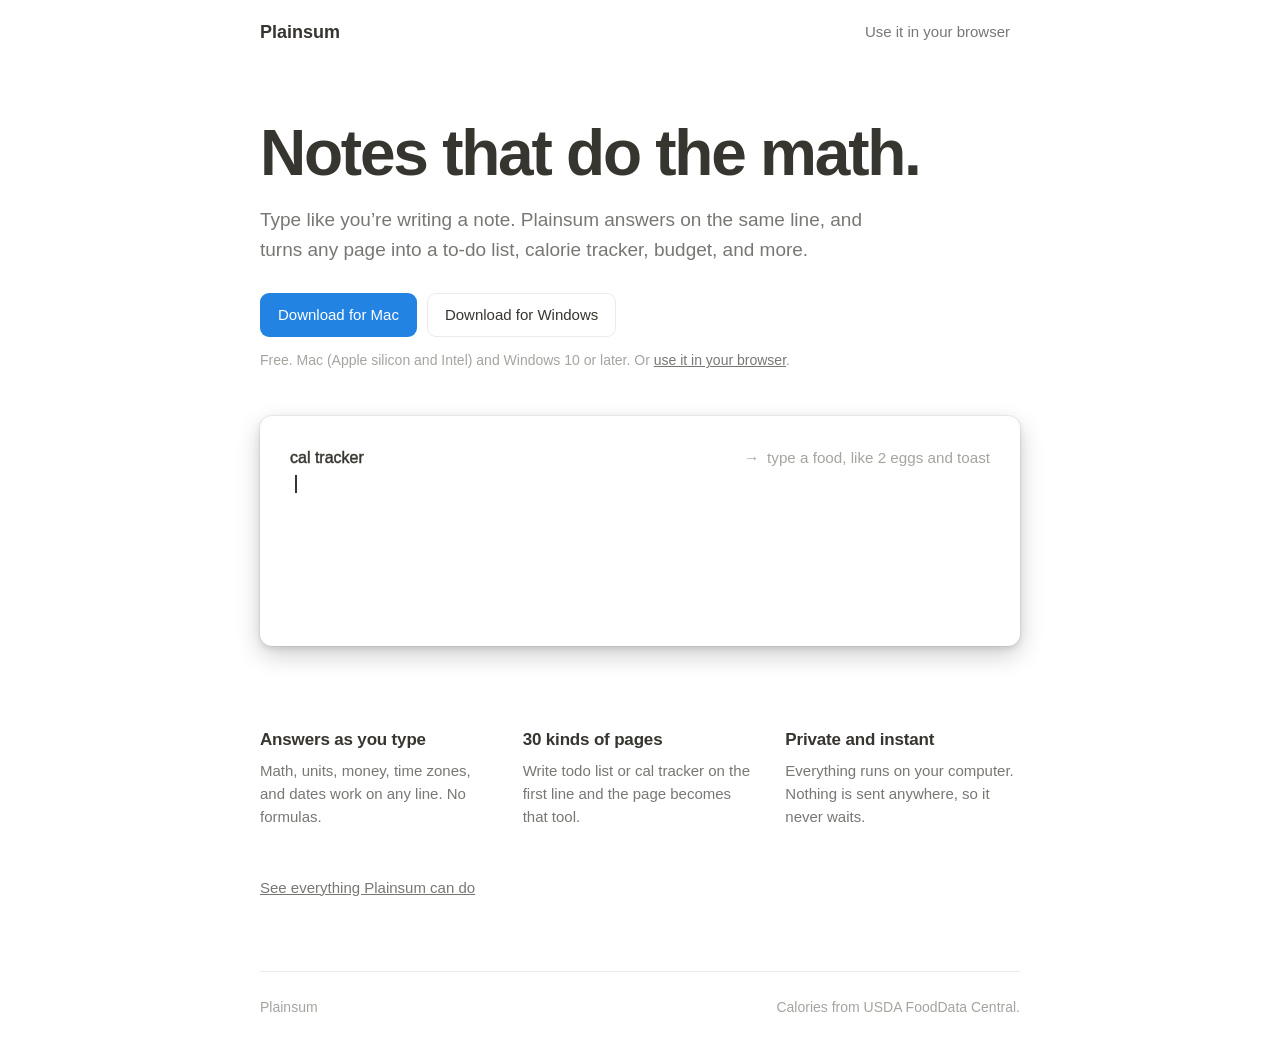
<file: docs/index.html>
<!doctype html>
<html lang="en">
  <head>
    <meta charset="UTF-8" />
    <meta name="viewport" content="width=device-width, initial-scale=1.0" />
    <meta name="color-scheme" content="light dark" />
    <meta name="description" content="Plainsum is a notes app that does the math as you type. Free for Mac and Windows." />
    <link rel="icon" type="image/svg+xml" href="./favicon.svg" />
    <title>Plainsum</title>
    <script type="module" crossorigin src="./assets/main-DBumY7Mg.js"></script>
    <link rel="modulepreload" crossorigin href="./assets/chart-mErwlyWH.js">
    <link rel="stylesheet" crossorigin href="./assets/chart-DGeclWPW.css">
    <link rel="stylesheet" crossorigin href="./assets/main-rahe6Ue0.css">
  </head>
  <body>
    <header class="top">
      <a class="brand" href="./">Plainsum</a>
      <a class="top-link" href="./app.html?start" data-web>Use it in your browser</a>
    </header>

    <main>
      <section class="hero">
        <h1>Notes that do the math.</h1>
        <p class="lede">Type like you’re writing a note. Plainsum answers on the same line, and turns any page into a to-do list, calorie tracker, budget, and more.</p>

        <div class="get" data-web>
          <a class="btn primary" id="dl-primary" href="https://github.com/nosliwgroup/plainsum/releases/latest/download/Plainsum-mac.dmg" download>Download for Mac</a>
          <a class="btn" id="dl-secondary" href="https://github.com/nosliwgroup/plainsum/releases/latest/download/Plainsum-windows-setup.exe" download>Download for Windows</a>
        </div>
        <div class="get" data-desktop hidden>
          <a class="btn primary" href="./app.html">Open Plainsum</a>
        </div>
        <p class="fine" data-web>Free. Mac (Apple silicon and Intel) and Windows 10 or later. Or <a href="./app.html?start">use it in your browser</a>.</p>

        <div class="demo" id="demo" aria-label="Plainsum typing a page by itself"></div>
      </section>

      <section class="points">
        <div>
          <h2>Answers as you type</h2>
          <p>Math, units, money, time zones, and dates work on any line. No formulas.</p>
        </div>
        <div>
          <h2><span class="n-pages">30</span> kinds of pages</h2>
          <p>Write todo list or cal tracker on the first line and the page becomes that tool.</p>
        </div>
        <div>
          <h2>Private and instant</h2>
          <p>Everything runs on your computer. Nothing is sent anywhere, so it never waits.</p>
        </div>
      </section>

      <p class="more"><a href="./tour.html">See everything Plainsum can do</a></p>
    </main>

    <footer class="foot">
      <span>Plainsum</span>
      <span class="fine">Calories from USDA FoodData Central.</span>
    </footer>

  </body>
</html>
</file>
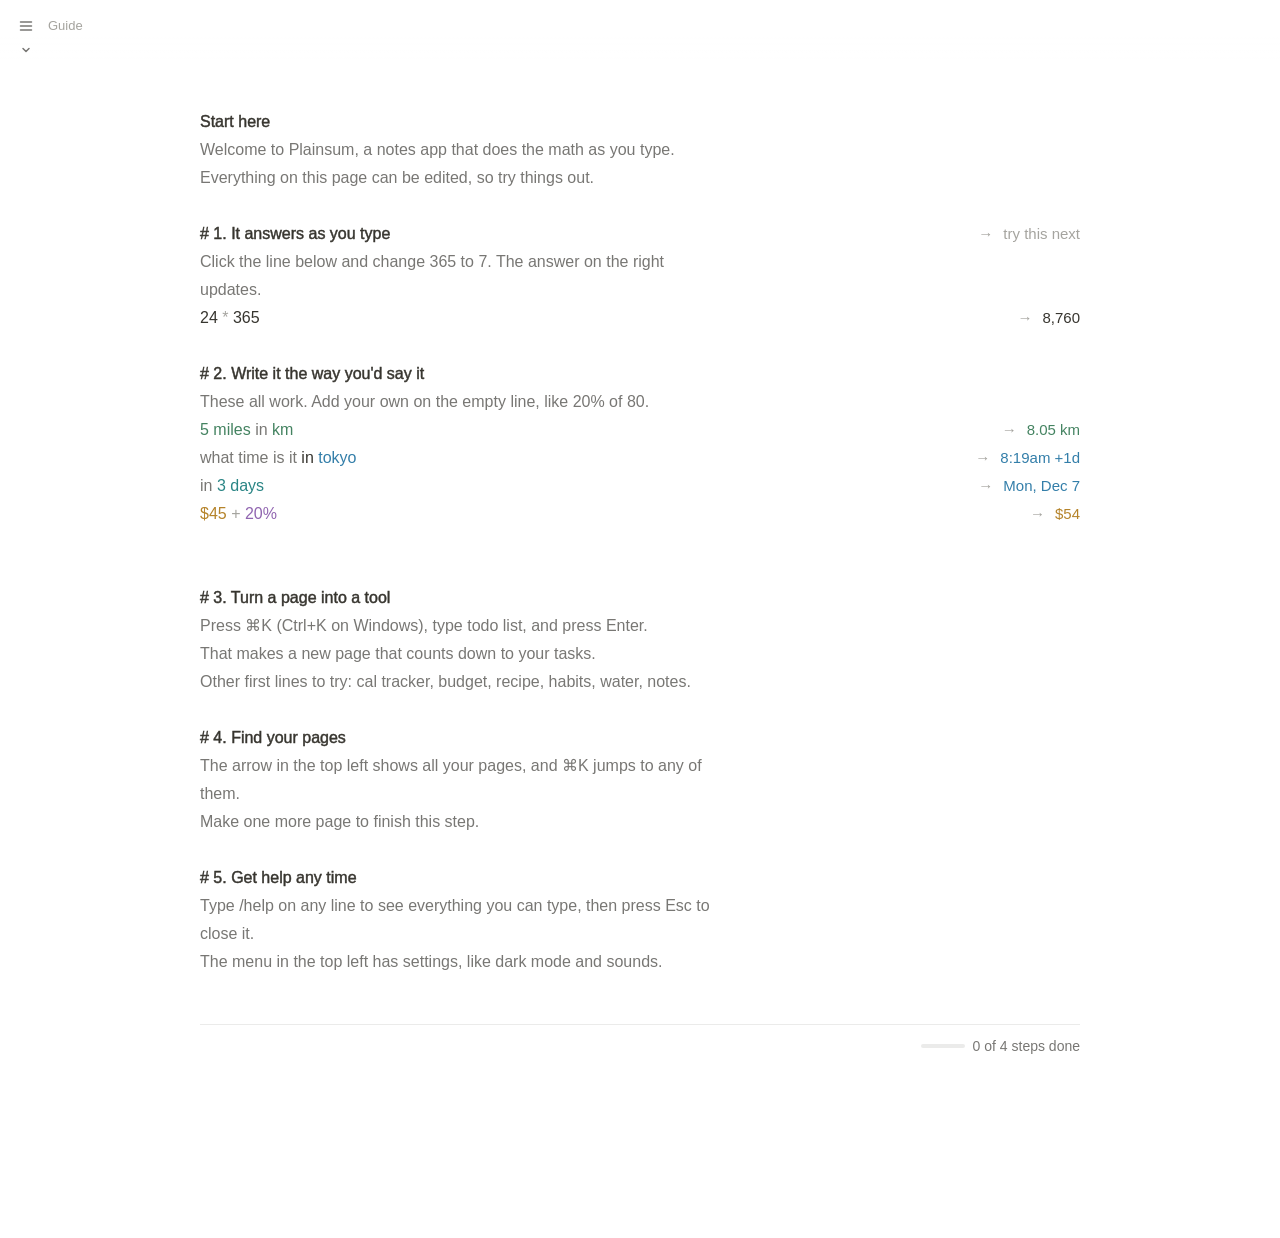
<file: docs/app.html>
<!doctype html>
<html lang="en">
  <head>
    <meta charset="UTF-8" />
    <meta name="viewport" content="width=device-width, initial-scale=1.0" />
    <meta name="color-scheme" content="light dark" />
    <link rel="icon" type="image/svg+xml" href="./favicon.svg" />
    <title>Plainsum</title>
    <script type="module" crossorigin src="./assets/app-C4QL9CMc.js"></script>
    <link rel="modulepreload" crossorigin href="./assets/chart-mErwlyWH.js">
    <link rel="stylesheet" crossorigin href="./assets/chart-DGeclWPW.css">
    <link rel="stylesheet" crossorigin href="./assets/app-ByMdk3MJ.css">
  </head>
  <body>
    <div id="app"></div>
  </body>
</html>
</file>
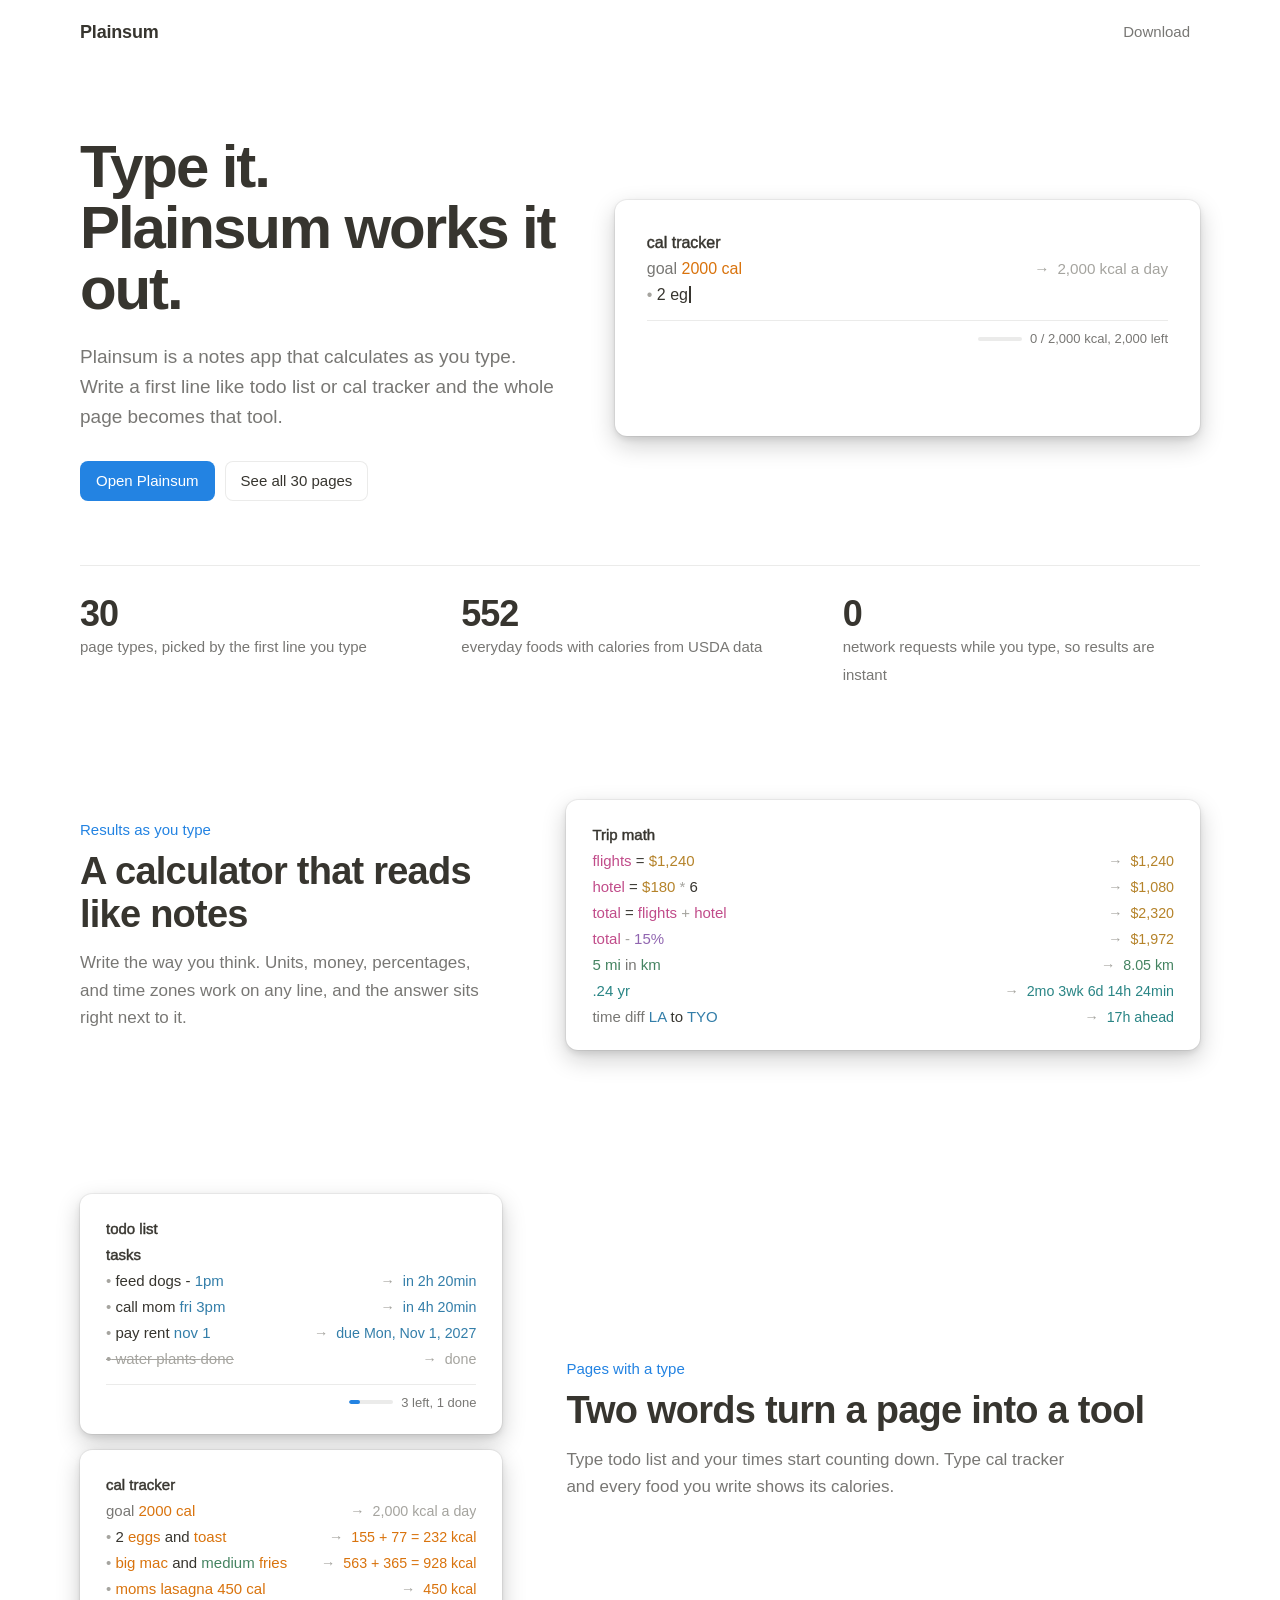
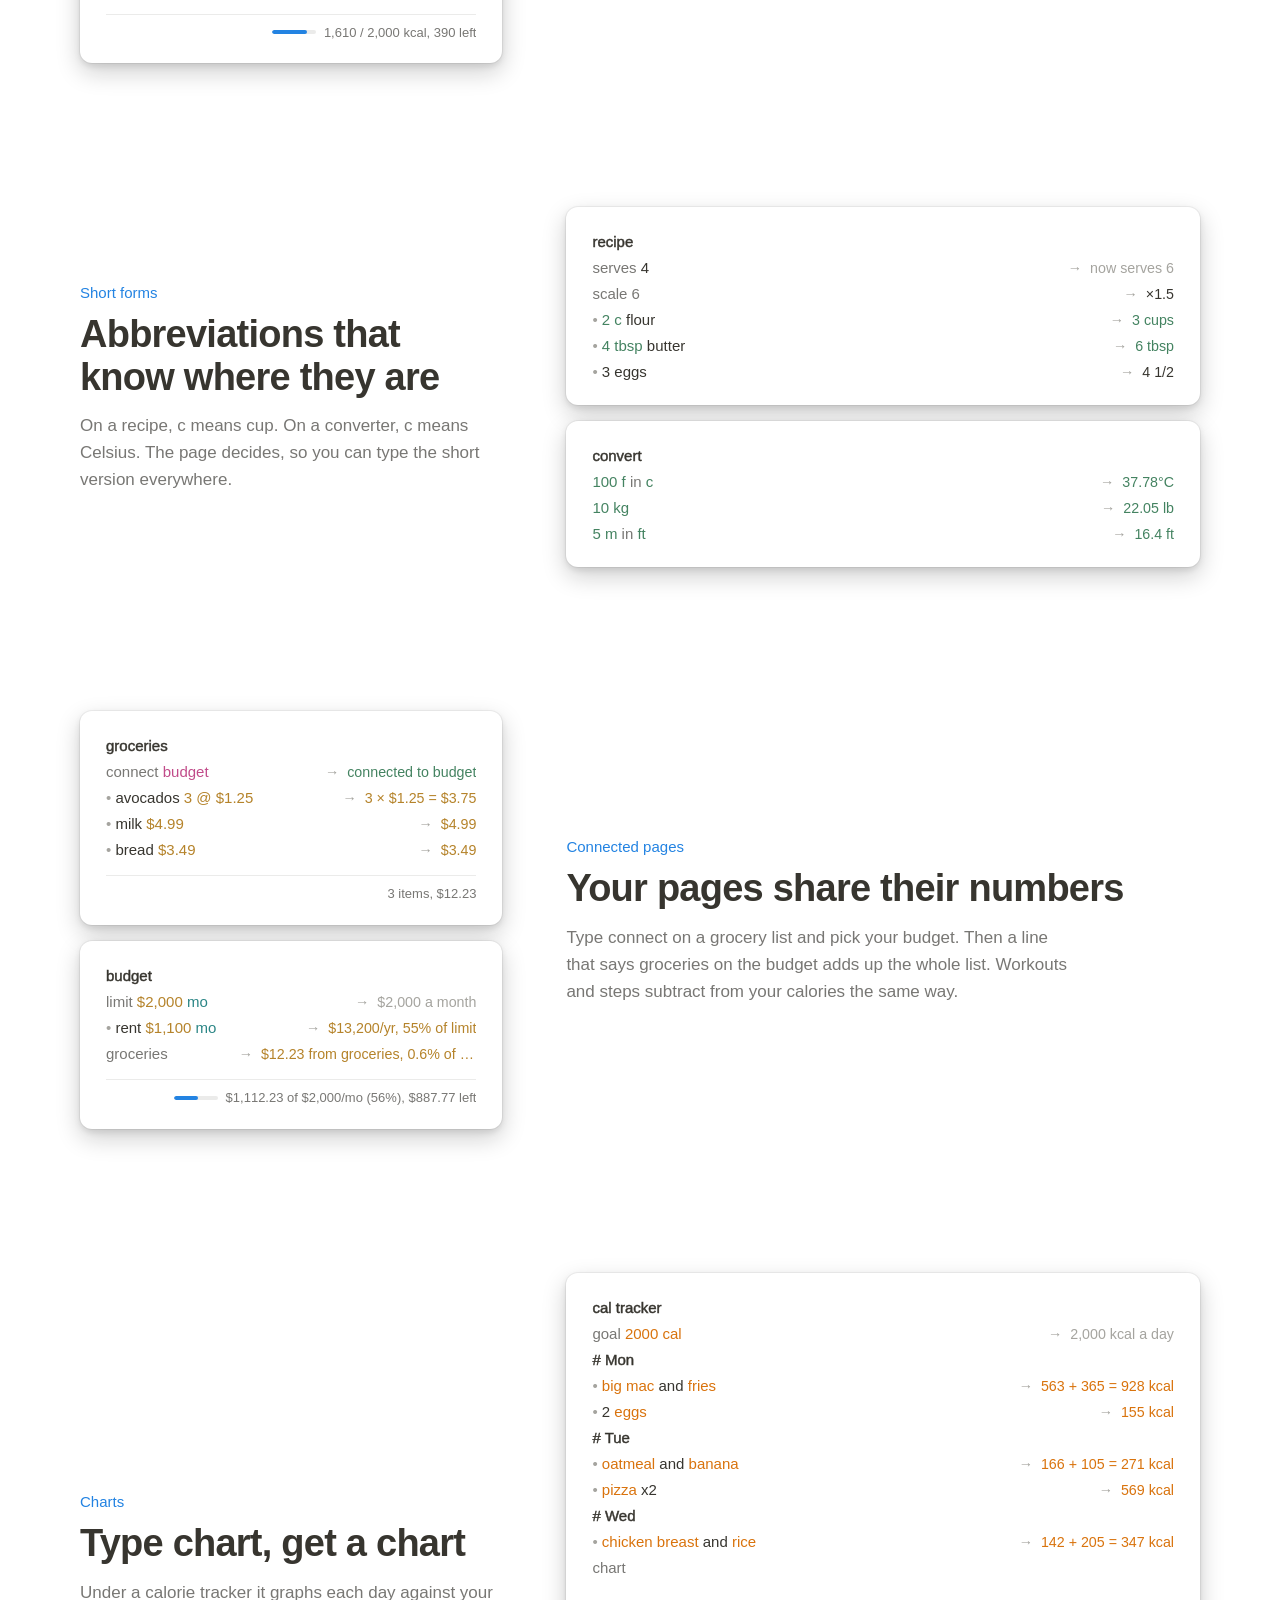
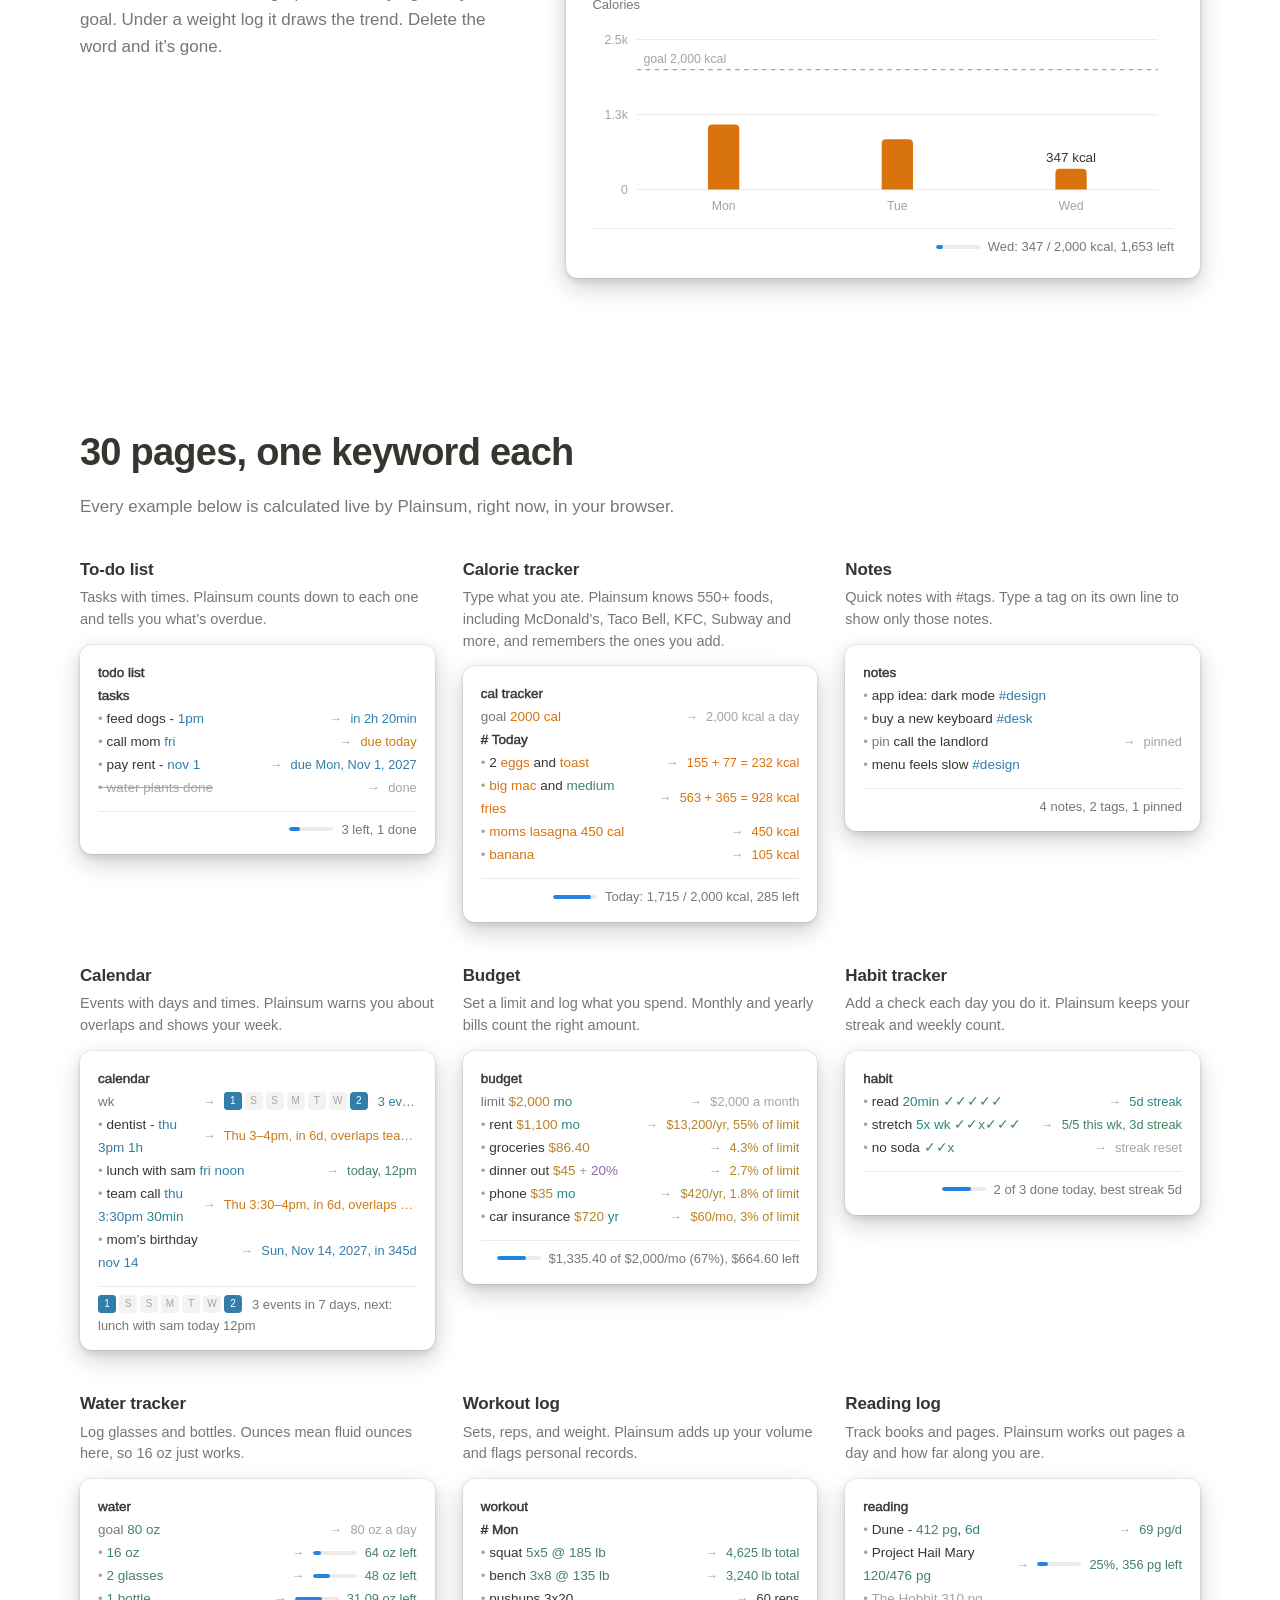
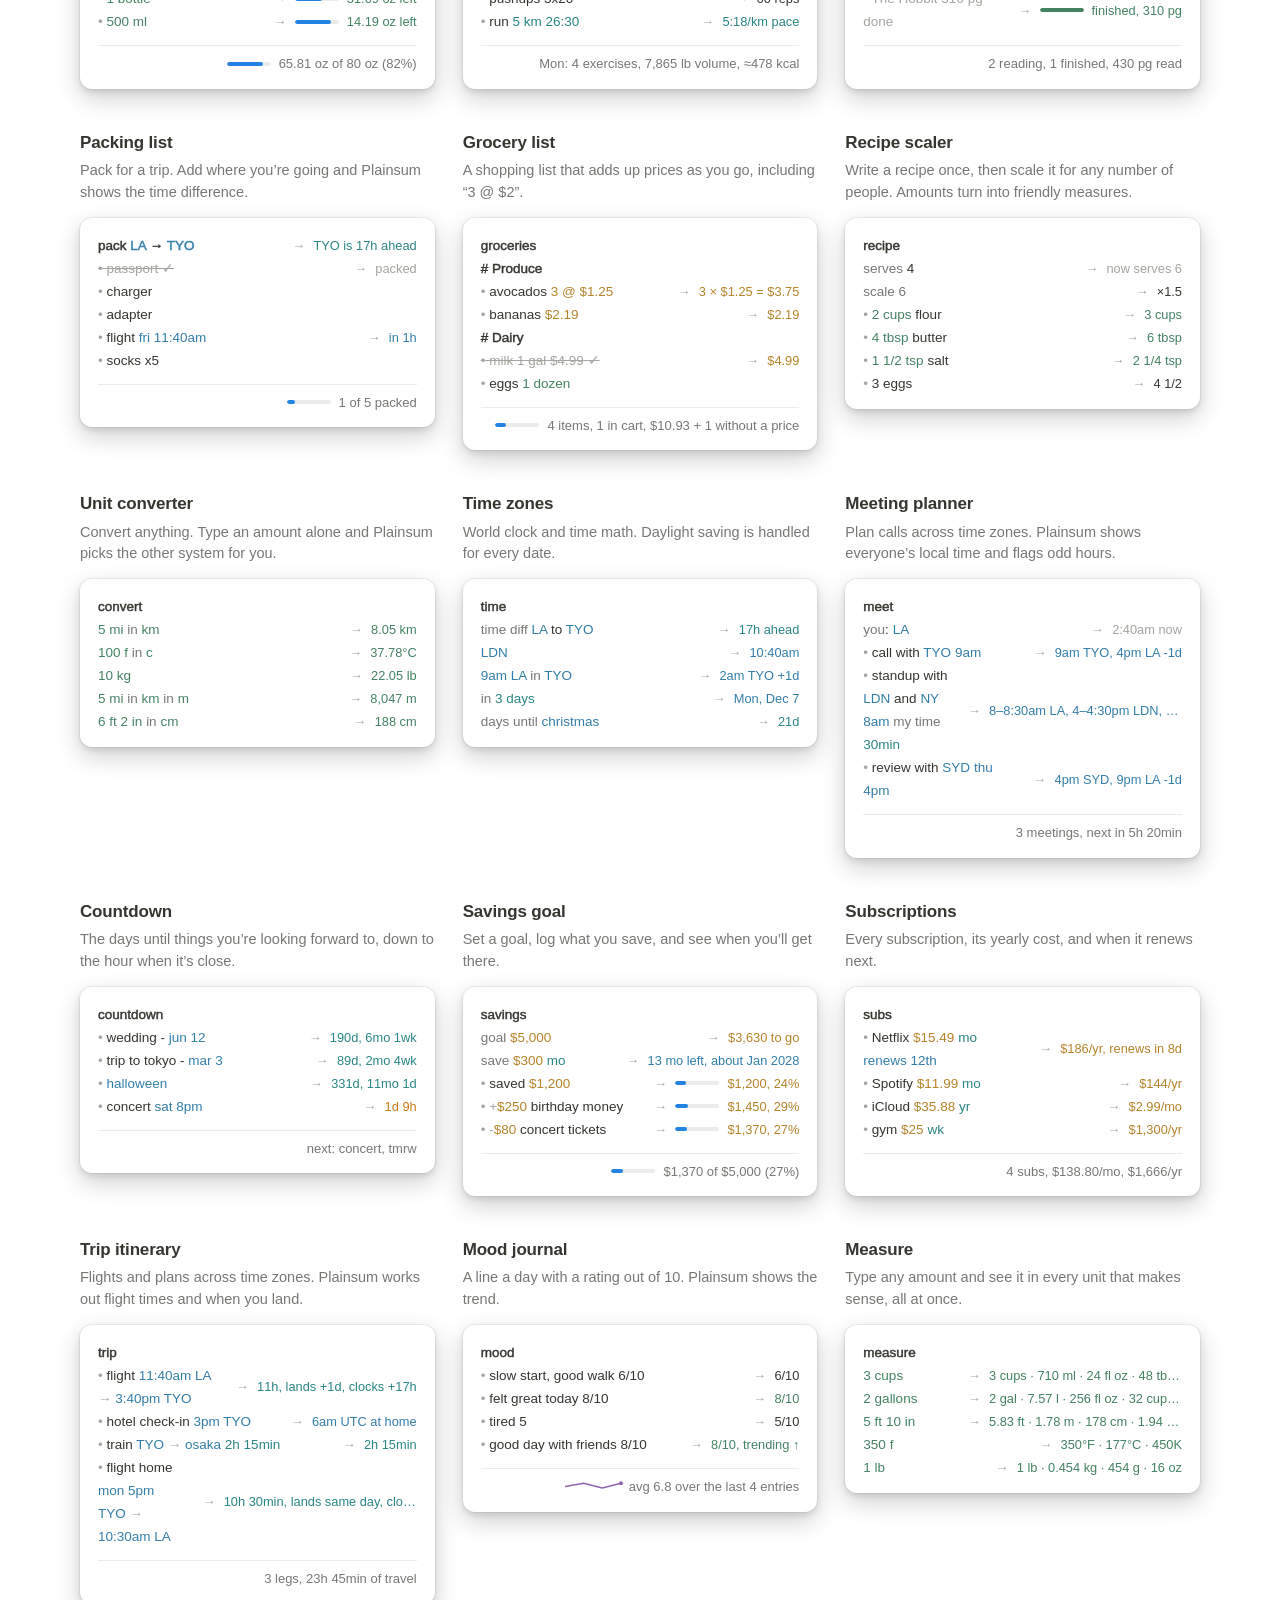
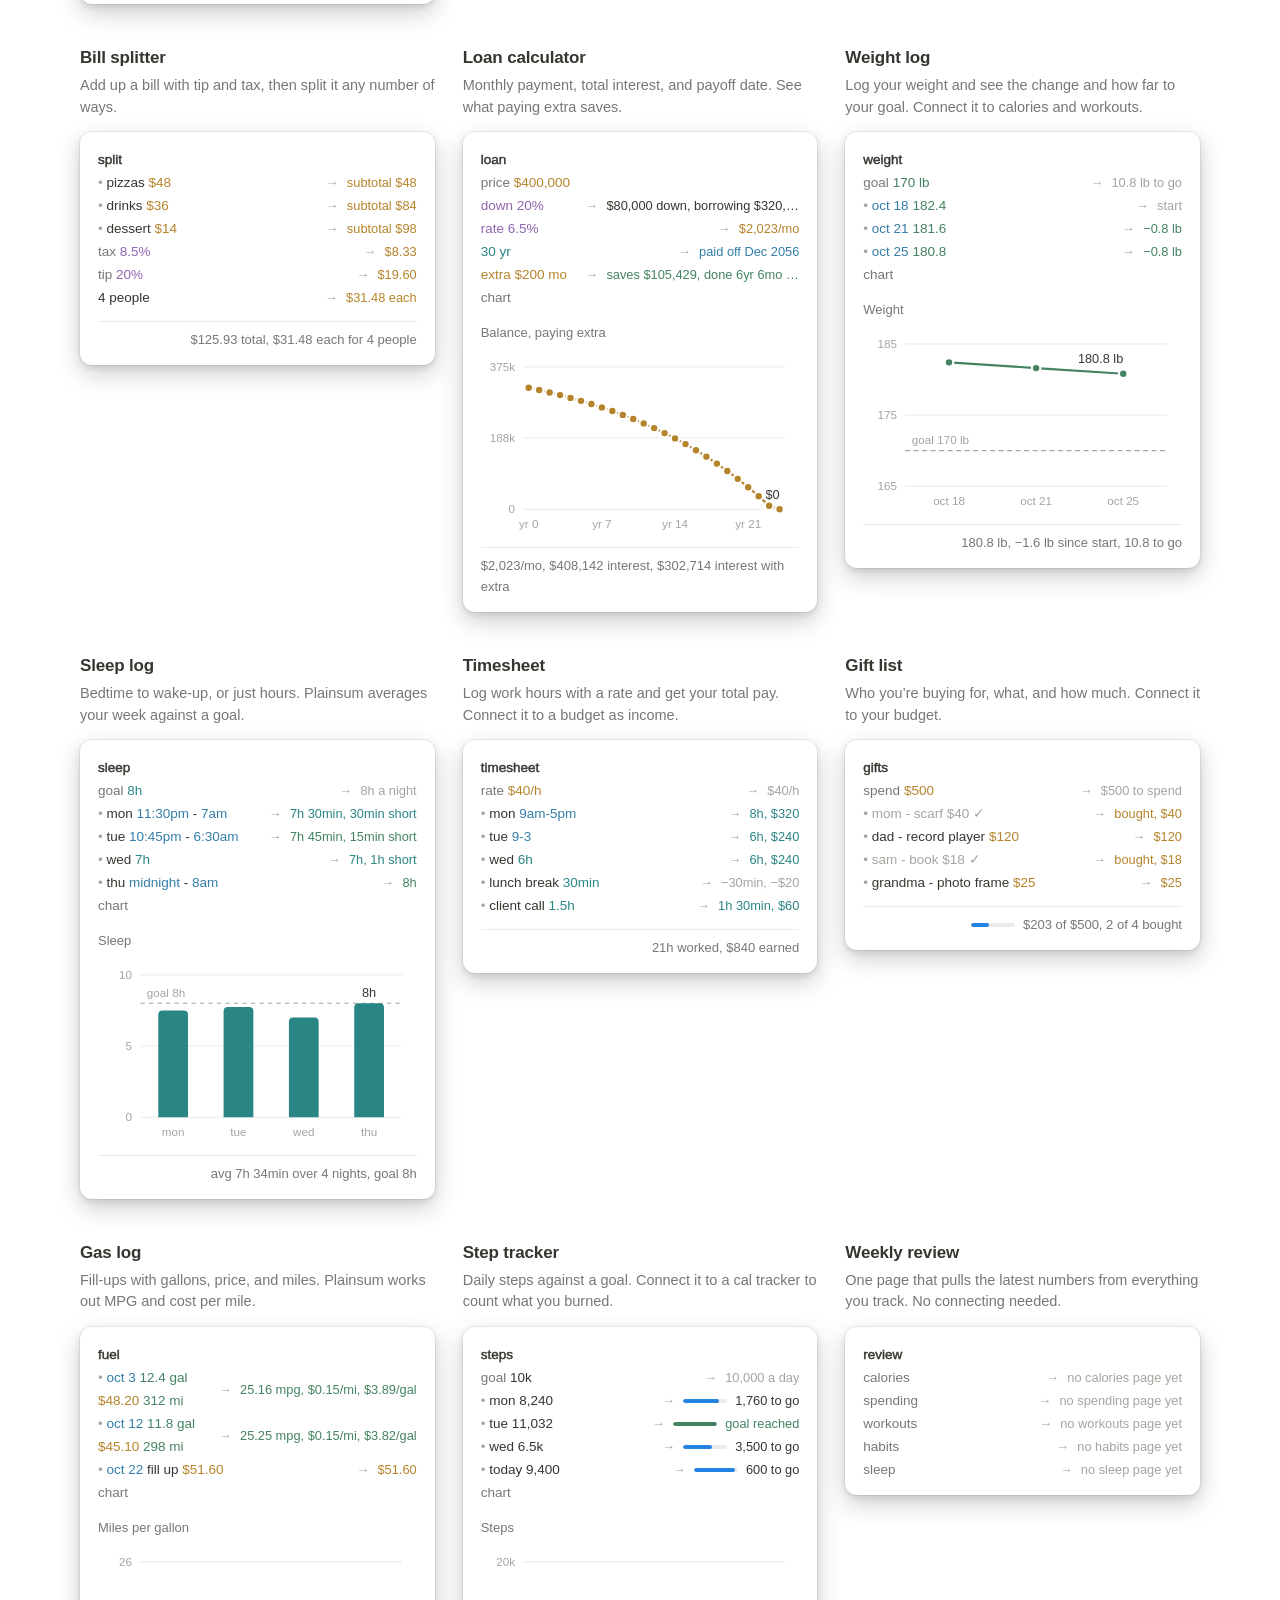
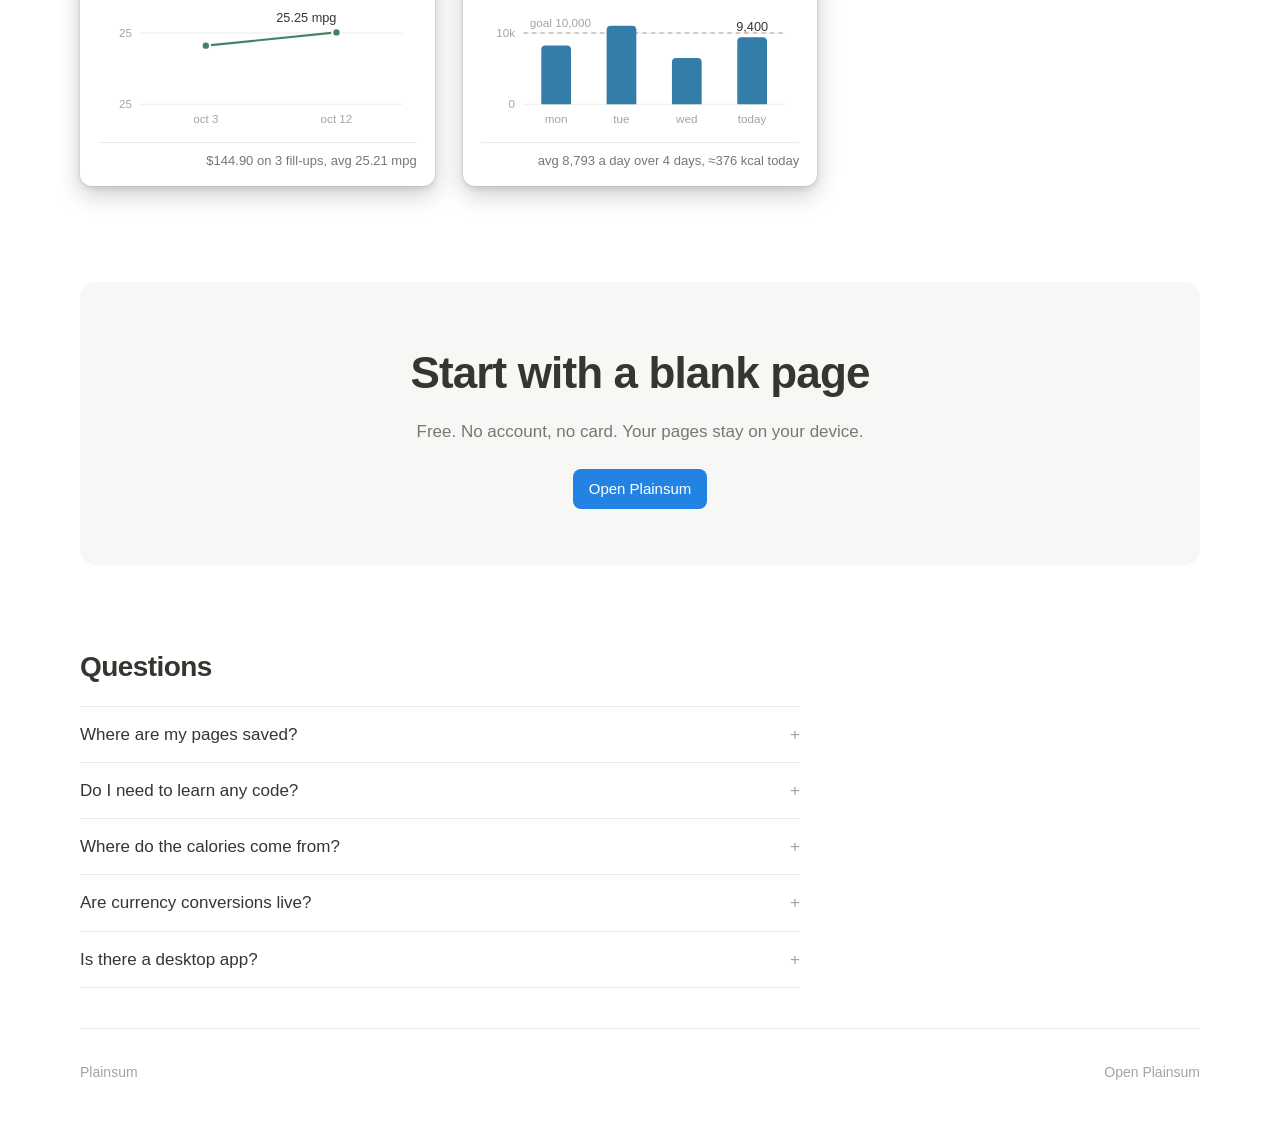
<file: docs/tour.html>
<!doctype html>
<html lang="en">
  <head>
    <meta charset="UTF-8" />
    <meta name="viewport" content="width=device-width, initial-scale=1.0" />
    <meta name="color-scheme" content="light dark" />
    <meta name="description" content="Plainsum is a notes app that calculates as you type. Units, money, time zones, calories, and 21 page types, all instant and on your device." />
    <link rel="icon" type="image/svg+xml" href="./favicon.svg" />
    <title>Plainsum</title>
    <script type="module" crossorigin src="./assets/tour-CHLx6l_O.js"></script>
    <link rel="modulepreload" crossorigin href="./assets/chart-mErwlyWH.js">
    <link rel="stylesheet" crossorigin href="./assets/chart-DGeclWPW.css">
    <link rel="stylesheet" crossorigin href="./assets/tour-Dqu0LnJe.css">
  </head>
  <body>
    <header class="top">
      <a class="brand" href="./">Plainsum</a>
      <a class="top-link" href="./">Download</a>
    </header>

    <main>
      <section class="hero">
        <div class="hero-copy">
          <h1>Type it.<br />Plainsum works it out.</h1>
          <p class="lede">Plainsum is a notes app that calculates as you type. Write a first line like todo list or cal tracker and the whole page becomes that tool.</p>
          <div class="ctas">
            <a class="btn primary" href="./app.html?start">Open Plainsum</a>
            <a class="btn" href="#pages"><span>See all <span class="n-pages">29</span> pages</span></a>
          </div>
        </div>
        <div class="demo hero-demo" id="hero-demo" aria-label="Plainsum typing a page by itself"></div>
      </section>

      <section class="facts" aria-label="What’s inside">
        <div><b id="fact-pages">21</b><span>page types, picked by the first line you type</span></div>
        <div><b id="fact-foods">203</b><span>everyday foods with calories from USDA data</span></div>
        <div><b>0</b><span>network requests while you type, so results are instant</span></div>
      </section>

      <section class="feature">
        <div class="f-copy">
          <p class="f-label">Results as you type</p>
          <h2>A calculator that reads like notes</h2>
          <p>Write the way you think. Units, money, percentages, and time zones work on any line, and the answer sits right next to it.</p>
        </div>
        <div class="demo" data-demo="math"></div>
      </section>

      <section class="feature flip">
        <div class="f-copy">
          <p class="f-label">Pages with a type</p>
          <h2>Two words turn a page into a tool</h2>
          <p>Type todo list and your times start counting down. Type cal tracker and every food you write shows its calories.</p>
        </div>
        <div class="demo-stack">
          <div class="demo" data-demo="todo"></div>
          <div class="demo" data-demo="cals"></div>
        </div>
      </section>

      <section class="feature">
        <div class="f-copy">
          <p class="f-label">Short forms</p>
          <h2>Abbreviations that know where they are</h2>
          <p>On a recipe, c means cup. On a converter, c means Celsius. The page decides, so you can type the short version everywhere.</p>
        </div>
        <div class="demo-stack">
          <div class="demo" data-demo="recipe"></div>
          <div class="demo" data-demo="convert"></div>
        </div>
      </section>

      <section class="feature flip">
        <div class="f-copy">
          <p class="f-label">Connected pages</p>
          <h2>Your pages share their numbers</h2>
          <p>Type connect on a grocery list and pick your budget. Then a line that says groceries on the budget adds up the whole list. Workouts and steps subtract from your calories the same way.</p>
        </div>
        <div class="demo-stack">
          <div class="demo" data-demo="linkGroceries"></div>
          <div class="demo" data-demo="linkBudget"></div>
        </div>
      </section>

      <section class="feature">
        <div class="f-copy">
          <p class="f-label">Charts</p>
          <h2>Type chart, get a chart</h2>
          <p>Under a calorie tracker it graphs each day against your goal. Under a weight log it draws the trend. Delete the word and it’s gone.</p>
        </div>
        <div class="demo" data-demo="chart"></div>
      </section>

      <section class="gallery" id="pages">
        <h2><span class="n-pages">29</span> pages, one keyword each</h2>
        <p class="g-lede">Every example below is calculated live by Plainsum, right now, in your browser.</p>
        <div class="g-grid" id="gallery"></div>
      </section>

      <section class="cta-band">
        <h2>Start with a blank page</h2>
        <p>Free. No account, no card. Your pages stay on your device.</p>
        <a class="btn primary" href="./app.html?start">Open Plainsum</a>
      </section>

      <section class="faq">
        <h2>Questions</h2>
        <details>
          <summary>Where are my pages saved?</summary>
          <p>In your browser on this device. Nothing is sent anywhere, which is also why results show up instantly.</p>
        </details>
        <details>
          <summary>Do I need to learn any code?</summary>
          <p>No. You type the way you’d write a note. Type /help on any line to see every page type, command, and abbreviation.</p>
        </details>
        <details>
          <summary>Where do the calories come from?</summary>
          <p>From USDA FoodData Central (SR Legacy, 2018), which includes some fast-food items. For anything missing, type the calories once, like shake shack burger 530 cal, and Plainsum remembers it.</p>
        </details>
        <details>
          <summary>Are currency conversions live?</summary>
          <p>No. Plainsum uses fixed, approximate rates and marks those answers with ≈. Set your own with a line like 1 eur = 1.10 usd.</p>
        </details>
        <details>
          <summary>Is there a desktop app?</summary>
          <p>Not yet. Plainsum runs in your browser for now.</p>
        </details>
      </section>
    </main>

    <footer class="foot">
      <span>Plainsum</span>
      <a href="./app.html?start">Open Plainsum</a>
    </footer>

  </body>
</html>
</file>
<file: docs/assets/chart-DGeclWPW.css>
:root{--font:ui-sans-serif, -apple-system, BlinkMacSystemFont, "Segoe UI Variable Text", "Segoe UI", Helvetica, Arial, sans-serif;--font-mono:ui-monospace, "SF Mono", SFMono-Regular, Menlo, Consolas, monospace;--bg:#fff;--bg-soft:#f7f7f5;--ink:#37352f;--ink-2:#787774;--ink-3:#a5a49f;--line:#ebebea;--hover:#37352f0f;--press:#37352f1a;--select:#2383e238;--focus:#2383e28c;--shadow:0 0 0 1px #0f0f0f0d, 0 3px 6px #0f0f0f1a, 0 9px 24px #0f0f0f33;--c-time:#337ea9;--c-unit:#448361;--c-money:#b5832a;--c-pct:#9065b0;--c-cal:#d9730d;--c-dur:#2a8585;--c-var:#c14c8a;--c-bad:#d44c47;--c-good:#448361;--c-warn:#cb7b16;--c-bar:#2383e2;--ease-out:cubic-bezier(.2, .8, .2, 1);--scroll:#37352f33;--scroll-hover:#37352f61}@media (prefers-color-scheme:dark){:root:not([data-theme=light]){--bg:#191919;--bg-soft:#202020;--ink:#d4d4d3;--ink-2:#9b9b98;--ink-3:#6b6b68;--line:#2f2f2f;--hover:#ffffff0e;--press:#ffffff17;--select:#2383e259;--shadow:0 0 0 1px #ffffff12, 0 3px 6px #00000059, 0 9px 24px #00000080;--c-time:#529cca;--c-unit:#4dab9a;--c-money:#d8b04c;--c-pct:#a982d6;--c-cal:#ffa344;--c-dur:#4fb7b2;--c-var:#e2689f;--c-bad:#ff7369;--c-good:#4dab9a;--c-warn:#f0a04b;--c-bar:#3b8fe0;--scroll:#ffffff29;--scroll-hover:#ffffff4d}}:root[data-theme=dark]{--bg:#191919;--bg-soft:#202020;--ink:#d4d4d3;--ink-2:#9b9b98;--ink-3:#6b6b68;--line:#2f2f2f;--hover:#ffffff0e;--press:#ffffff17;--select:#2383e259;--shadow:0 0 0 1px #ffffff12, 0 3px 6px #00000059, 0 9px 24px #00000080;--c-time:#529cca;--c-unit:#4dab9a;--c-money:#d8b04c;--c-pct:#a982d6;--c-cal:#ffa344;--c-dur:#4fb7b2;--c-var:#e2689f;--c-bad:#ff7369;--c-good:#4dab9a;--c-warn:#f0a04b;--c-bar:#3b8fe0;--scroll:#ffffff29;--scroll-hover:#ffffff4d}.k-time,.k-place{color:var(--c-time)}.k-unit{color:var(--c-unit)}.k-money{color:var(--c-money)}.k-pct{color:var(--c-pct)}.k-cal{color:var(--c-cal)}.k-dur{color:var(--c-dur)}.k-var{color:var(--c-var)}.k-op,.k-bullet,.k-comment{color:var(--ink-3)}.k-kw,.k-cmd{color:var(--ink-2)}.k-tag{color:var(--c-time)}.k-head{color:var(--ink)}.k-done{color:var(--c-good)}.k-err{color:var(--c-bad)}.r-time,.r-place{color:var(--c-time)}.r-unit{color:var(--c-unit)}.r-money{color:var(--c-money)}.r-pct{color:var(--c-pct)}.r-cal{color:var(--c-cal)}.r-dur{color:var(--c-dur)}.r-num,.r-plain{color:var(--ink)}.r-var{color:var(--c-var)}.r-done{color:var(--c-good)}.t-muted{color:var(--ink-3)!important}.t-good{color:var(--c-good)!important}.t-warn{color:var(--c-warn)!important}.t-bad{color:var(--c-bad)!important}.w-bar{vertical-align:middle;background:var(--line);border-radius:2px;width:44px;height:4px;margin-right:8px;display:inline-block;position:relative;top:-1px;overflow:hidden}.w-bar>i{border-radius:inherit;background:var(--c-bar);height:100%;transition:width .35s var(--ease-out);display:block}.t-good .w-bar>i,.w-bar.full>i{background:var(--c-good)}.t-bad .w-bar>i{background:var(--c-bad)}.w-week{vertical-align:middle;gap:3px;margin-right:10px;display:inline-flex;position:relative;top:-1px}.w-week>span{width:18px;height:18px;color:var(--ink-3);background:var(--hover);border-radius:4px;place-items:center;font-size:10px;line-height:1;display:inline-grid}.w-week>span.has{color:var(--bg);background:var(--c-time)}.w-week>span.today{box-shadow:inset 0 0 0 1.5px var(--c-time);color:var(--c-time)}.w-week>span.today.has{color:var(--bg)}.w-spark{vertical-align:middle;width:56px;height:16px;margin-right:8px;display:inline-block;overflow:visible}.w-spark polyline{fill:none;stroke:var(--c-pct);stroke-width:1.5px;stroke-linejoin:round;stroke-linecap:round}.w-spark circle{fill:var(--c-pct)}@supports not selector(::-webkit-scrollbar){*{scrollbar-width:thin;scrollbar-color:var(--scroll) transparent}}::-webkit-scrollbar{background:0 0;width:11px;height:11px}::-webkit-scrollbar-track{background:0 0}::-webkit-scrollbar-thumb{background:var(--scroll);background-clip:padding-box;border:3px solid #0000;border-radius:10px;min-height:40px}::-webkit-scrollbar-thumb:hover{background-color:var(--scroll-hover)}::-webkit-scrollbar-corner{background:0 0}@media (prefers-reduced-motion:reduce){*,:before,:after{transition-duration:.001ms!important;animation-duration:.001ms!important;animation-iteration-count:1!important}}.chart{margin-top:22px;position:relative}.chart-title{color:var(--ink-2);margin-bottom:8px;font-size:13px;font-weight:500}.chart svg{font-family:var(--font);display:block;overflow:visible}.chart .grid{stroke:var(--line);stroke-width:1px}.chart .axis{fill:var(--ink-3);font-variant-numeric:tabular-nums;font-size:11px}.chart .lab{fill:var(--ink-2);font-size:12.5px}.chart .val{fill:var(--ink);font-variant-numeric:tabular-nums;font-size:12px}.chart .goal{stroke:var(--ink-3);stroke-width:1px;stroke-dasharray:4 4}.chart .goal-label{fill:var(--ink-3);font-size:11px}.chart .hit{fill:#0000}.chart .line{fill:none;stroke-width:2px;stroke-linejoin:round;stroke-linecap:round}.chart .dot{stroke:var(--bg);stroke-width:2px}.chart .mark{transition:opacity .15s}.chart svg:hover .mark:not(.line){opacity:.45}.chart svg .m:hover .mark{opacity:1}.chart.enter .bar,.chart.enter .hbars .mark{transform-box:fill-box;animation:grow .5s var(--ease-out) both;animation-delay:calc(var(--i,0) * 25ms)}.chart.enter .bar{transform-origin:bottom}.chart.enter .hbars .mark{transform-origin:0;animation-name:growx}.chart.enter .line{stroke-dasharray:1;animation:draw .7s var(--ease-out) both}.chart.enter .dot{animation:pop .3s var(--ease-out) both;animation-delay:calc(.3s + var(--i,0) * 25ms)}@keyframes grow{0%{transform:scaleY(0)}}@keyframes growx{0%{transform:scaleX(0)}}@keyframes draw{0%{stroke-dashoffset:1px}to{stroke-dashoffset:0}}@keyframes pop{0%{opacity:0}}.chart-tip{z-index:3;background:var(--ink);color:var(--bg);white-space:nowrap;pointer-events:none;font-variant-numeric:tabular-nums;border-radius:6px;padding:4px 8px;font-size:12px;position:absolute}.sr-only{clip:rect(0 0 0 0);white-space:nowrap;width:1px;height:1px;position:absolute;overflow:hidden}
</file>
<file: docs/assets/main-rahe6Ue0.css>
*,:before,:after{box-sizing:border-box}[hidden]{display:none!important}body{background:var(--bg);color:var(--ink);font:17px/1.6 var(--font);-webkit-font-smoothing:antialiased;margin:0}a{color:inherit}h1,h2{letter-spacing:-.02em;margin:0}.top,main,.foot{width:min(760px,100% - 32px);margin:0 auto}.top{justify-content:space-between;align-items:center;height:64px;display:flex}.brand{font-size:18px;font-weight:700;text-decoration:none}.top-link{color:var(--ink-2);border-radius:6px;padding:6px 10px;font-size:15px;text-decoration:none}.top-link:hover{background:var(--hover);color:var(--ink)}.hero{padding:56px 0 24px}.hero h1{letter-spacing:-.035em;font-size:clamp(40px,7vw,64px);line-height:1.04}.lede{max-width:34em;color:var(--ink-2);margin:18px 0 28px;font-size:19px}.get{flex-wrap:wrap;gap:10px;display:flex}.btn{height:44px;box-shadow:inset 0 0 0 1px var(--line);border-radius:9px;align-items:center;padding:0 18px;font-size:15px;font-weight:500;text-decoration:none;transition:background-color .12s,transform .12s;display:inline-flex}.btn:hover{background:var(--hover)}.btn:active{transform:translateY(1px)}.btn.primary{background:var(--c-bar);color:#fff;box-shadow:none}.btn.primary:hover{background:#1b74d0}:focus-visible{outline:2px solid var(--focus);outline-offset:2px}.fine{color:var(--ink-3);margin:12px 0 0;font-size:14px}.fine a{color:var(--ink-2)}.demo{background:var(--bg);min-height:230px;box-shadow:var(--shadow);border-radius:12px;margin-top:44px;padding:28px 30px 24px;font-size:16px;overflow:hidden}.demo .row{grid-template-columns:minmax(0,1fr) auto;gap:18px;min-height:27px;line-height:27px;display:grid}.demo .txt{white-space:pre-wrap;min-width:0}.demo .res{white-space:nowrap;font-variant-numeric:tabular-nums;justify-content:flex-end;align-items:center;font-size:.95em;display:flex;overflow:hidden}.demo .res:not(:empty):before{content:"→";color:var(--ink-3);margin-right:8px}.demo .strong .txt{-webkit-text-stroke:.45px currentColor}.demo .strong .txt .k-kw{color:var(--ink)}.demo .footer{border-top:1px solid var(--line);color:var(--ink-2);justify-content:flex-end;margin-top:12px;padding-top:8px;font-size:13px;display:flex}.caret{vertical-align:text-bottom;background:var(--ink);width:1.5px;height:1.1em;margin-left:1px;animation:1s step-end infinite blink;display:inline-block}@keyframes blink{50%{opacity:0}}.points{grid-template-columns:repeat(3,1fr);gap:28px;padding:56px 0 8px;display:grid}.points h2{letter-spacing:-.01em;font-size:17px}.points p{color:var(--ink-2);margin:6px 0 0;font-size:15px;line-height:1.55}.more{padding:24px 0 56px;font-size:15px}.more a{color:var(--ink-2)}.more a:hover{color:var(--ink)}.foot{border-top:1px solid var(--line);color:var(--ink-3);justify-content:space-between;gap:16px;padding:24px 0 40px;font-size:14px;display:flex}.foot .fine{margin:0}@media (width<=640px){.hero{padding-top:32px}.points{grid-template-columns:1fr;gap:20px;padding-top:40px}.demo{padding:18px;font-size:15px}.btn{flex:auto;justify-content:center}}
</file>
<file: docs/assets/app-ByMdk3MJ.css>
*,:before,:after{box-sizing:border-box}[hidden]{display:none!important}html,body{height:100%;margin:0}body{background:var(--bg);color:var(--ink);font:16px/1.625 var(--font);-webkit-font-smoothing:antialiased;transition:background-color .2s,color .2s}button{font:inherit;color:inherit}.corner{z-index:20;grid-template-rows:28px 20px;grid-template-columns:28px auto;align-items:center;column-gap:8px;display:grid;position:fixed;top:12px;left:12px}.menu-btn,.arrow-btn{width:28px;color:var(--ink-2);cursor:pointer;background:0 0;border:0;border-radius:6px;place-items:center;transition:background-color .12s,color .12s;display:grid}.menu-btn{height:28px}.arrow-btn{grid-area:2/1;height:20px}.menu-btn:hover,.arrow-btn:hover{background:var(--hover);color:var(--ink)}.menu-btn:active,.arrow-btn:active{background:var(--press)}.arrow-btn svg{transition:transform .2s var(--ease-out)}.arrow-btn.up svg{transform:rotate(180deg)}:focus-visible{outline:2px solid var(--focus);outline-offset:1px}.type-label{color:var(--ink-3);white-space:nowrap;-webkit-user-select:none;user-select:none;font-size:13px}.pages{background:var(--bg);width:264px;max-height:min(560px,100vh - 80px);box-shadow:var(--shadow);transform-origin:0 0;border-radius:8px;padding:6px;position:absolute;top:54px;left:0;overflow-y:auto}.pg{text-align:left;cursor:pointer;white-space:nowrap;text-overflow:ellipsis;background:0 0;border:0;border-radius:5px;align-items:center;gap:8px;width:100%;padding:5px 8px;font-size:14px;line-height:1.4;display:flex;overflow:hidden}.pg:hover,.pg:focus-visible{background:var(--hover);outline:none}.pg.current{background:var(--press);font-weight:500}.pg.new{color:var(--ink-2);margin-bottom:2px}.pg-icon{place-items:center;width:16px;font-size:16px;line-height:1;display:inline-grid}.pg-group{color:var(--ink-3);padding:10px 8px 3px;font-size:12px}.page-wrap{cursor:text;min-height:100%;padding:clamp(56px,12vh,120px) 16px clamp(48px,20vh,200px)}html{overflow-x:hidden}.sheet{--tw:58%;width:min(880px,100%);margin:0 auto;position:relative}.mirror,.input{font:inherit;letter-spacing:0;tab-size:2;white-space:pre-wrap;overflow-wrap:break-word;word-break:normal;font-size:16px;line-height:28px}.mirror{pointer-events:none;position:relative}.row{grid-template-columns:var(--tw) minmax(0, 1fr);column-gap:24px;min-height:28px;display:grid}.txt{min-width:0}.input{width:var(--tw);resize:none;color:#0000;caret-color:var(--ink);-webkit-text-fill-color:transparent;background:0 0;border:0;outline:none;margin:0;padding:0;position:absolute;top:0;left:0;overflow:hidden}.input::placeholder{color:var(--ink-3);-webkit-text-fill-color:var(--ink-3)}.input::selection{background:var(--select);color:#0000}.row.strong .txt{-webkit-text-stroke:.45px currentColor}.row.keyword .txt .k-kw{color:var(--ink)}.row.dim .txt{color:var(--ink-3)}.row.soft .txt{color:var(--ink-2)}.row.dim .txt span{color:inherit}.row.strike .txt{text-decoration:line-through;-webkit-text-decoration-color:var(--ink-3);text-decoration-color:var(--ink-3)}.res{font-variant-numeric:tabular-nums;white-space:nowrap;justify-content:flex-end;align-items:center;min-width:0;height:28px;font-size:15px;display:flex;overflow:hidden}.res-in{text-overflow:ellipsis;overflow:hidden}.res:not(:empty):before{content:"→";color:var(--ink-3);flex:none;margin-right:10px}.footer{border-top:1px solid var(--line);color:var(--ink-2);font-variant-numeric:tabular-nums;justify-content:flex-end;margin-top:20px;padding-top:10px;font-size:14px;display:flex}.footer:empty{display:none}.help{z-index:15;opacity:0;width:min(880px,100% - 32px);transition:opacity .18s var(--ease-out), transform .18s var(--ease-out);margin:0 auto;position:fixed;left:0;right:0;transform:translateY(-6px)}.help.open{opacity:1;transform:none}.help-in{overscroll-behavior:contain;background:var(--bg);max-height:calc(100vh - 24px);box-shadow:var(--shadow);border-radius:10px;padding:18px 22px 14px;font-size:14px;line-height:1.5;overflow-y:auto}.help section+section{margin-top:20px}.help h3{margin:0 0 6px;font-size:14px;font-weight:600}.h-kw{background:var(--hover);color:var(--ink-2);border-radius:4px;margin-left:6px;padding:1px 6px;font-size:13px;font-weight:400}.h-type .h-kw{margin:0 8px 0 0}.h-blurb,.h-note,.h-abbr{color:var(--ink-2);margin:0 0 8px}.h-abbr b{color:var(--ink);font-weight:500}.h-row{border-top:1px solid var(--line);grid-template-columns:minmax(0,1.3fr) minmax(0,1fr);gap:16px;padding:4px 0;display:grid}.h-ex{justify-content:space-between;gap:12px;min-width:0;display:flex}.ex{font-family:var(--font);white-space:nowrap;font-size:14px}.ex-res{color:var(--ink-3);white-space:nowrap;text-overflow:ellipsis;overflow:hidden}.ex-res:before{content:"→ "}.h-what{color:var(--ink-2)}.h-types{grid-template-columns:repeat(auto-fill,minmax(200px,1fr));gap:4px 16px;display:grid}.h-type{color:var(--ink-2);align-items:center;padding:2px 0;display:flex}@media (width<=640px){.sheet{--tw:56%}.row{column-gap:12px}.res{font-size:14px}.res:not(:empty):before{margin-right:6px}.h-row{grid-template-columns:1fr;gap:0}}.picker{overscroll-behavior:contain;z-index:16;background:var(--bg);width:min(320px,100% - 32px);box-shadow:var(--shadow);border-radius:8px;padding:6px;position:fixed;overflow-y:auto}.pk-head{color:var(--ink-3);padding:4px 8px 6px;font-size:12px}.pk{text-align:left;cursor:pointer;background:0 0;border:0;border-radius:5px;justify-content:space-between;gap:12px;width:100%;padding:6px 8px;font-size:14px;display:flex}.pk:hover,.pk.on{background:var(--hover)}.pk.on{background:var(--press)}.pk-type{color:var(--ink-3);white-space:nowrap;font-size:13px}.pk-empty{color:var(--ink-2);margin:0;padding:8px;font-size:13px;line-height:1.5}.switcher{z-index:30;background:#0f0f0f2e;justify-content:center;align-items:flex-start;padding:14vh 16px 16px;display:flex;position:fixed;inset:0}.sw-in{background:var(--bg);width:min(560px,100%);box-shadow:var(--shadow);border-radius:12px;overflow:hidden}.sw-q{border:0;border-bottom:1px solid var(--line);width:100%;color:var(--ink);font:inherit;background:0 0;outline:none;padding:16px 18px;font-size:17px}.sw-q::placeholder{color:var(--ink-3)}.sw-list{max-height:min(52vh,420px);padding:6px;overflow-y:auto}.sw-item{text-align:left;cursor:pointer;background:0 0;border:0;border-radius:6px;justify-content:space-between;align-items:center;gap:16px;width:100%;padding:8px 12px;font-size:15px;display:flex}.sw-item.on{background:var(--press)}.sw-title{text-overflow:ellipsis;white-space:nowrap;overflow:hidden}.sw-type{color:var(--ink-3);flex:none;font-size:13px}.sw-item.new{color:var(--ink-2)}.sw-plus{width:18px;color:var(--ink-3);display:inline-block}.sw-empty{color:var(--ink-2);margin:0;padding:12px;font-size:14px}.sw-foot{border-top:1px solid var(--line);color:var(--ink-3);padding:8px 18px;font-size:12px}.pg-hint{color:var(--ink-3);padding:2px 8px 4px 32px;font-size:12px}:root[data-theme=dark] .switcher{background:#00000073}@media (prefers-color-scheme:dark){:root:not([data-theme=light]) .switcher{background:#00000073}}.ghost{color:var(--ink-3);white-space:pre;pointer-events:none;-webkit-text-stroke:0;position:absolute}.ghost-key{border:1px solid var(--line);vertical-align:2px;color:var(--ink-3);border-radius:4px;margin-left:8px;padding:0 5px;font-size:10.5px;line-height:15px;display:inline-block}.toasts{z-index:40;gap:8px;display:grid;position:fixed;bottom:16px;right:16px}.toast{background:var(--bg);min-width:220px;max-width:min(360px,100vw - 32px);box-shadow:var(--shadow);cursor:pointer;border-radius:10px;gap:2px;padding:10px 14px;font-size:14px;display:grid}.toast b{color:var(--ink-3);font-size:12px;font-weight:500}.chart.inline{z-index:2;margin:0;padding-top:6px;position:absolute;left:0;right:0}.row.vline .txt,.row.vline .res{visibility:hidden}.drawer-scrim{z-index:34;background:#0f0f0f29;position:fixed;inset:0}.drawer{z-index:35;background:var(--bg-soft);border-right:1px solid var(--line);flex-direction:column;gap:2px;width:min(300px,86vw);padding:14px 10px 18px;display:flex;position:fixed;top:0;bottom:0;left:0;overflow-y:auto;box-shadow:4px 0 24px #0f0f0f14}.dr-head{justify-content:space-between;align-items:center;padding:2px 6px 12px 10px;display:flex}.dr-brand{letter-spacing:-.01em;font-weight:700}.dr-close{width:28px;height:28px;color:var(--ink-2);cursor:pointer;background:0 0;border:0;border-radius:6px;place-items:center;display:grid}.dr-close:hover{background:var(--hover);color:var(--ink)}.dr-item{width:100%;color:var(--ink);text-align:left;cursor:pointer;background:0 0;border:0;border-radius:6px;align-items:center;gap:10px;padding:7px 10px;font-size:14px;text-decoration:none;display:flex}.dr-item svg{color:var(--ink-2);flex:none}.dr-item:hover,.dr-item:focus-visible{background:var(--hover);outline:none}.dr-key{color:var(--ink-3);margin-left:auto;font-size:12px}.dr-label{color:var(--ink-3);padding:16px 10px 6px;font-size:12px}.dr-seg{background:var(--hover);border-radius:8px;grid-template-columns:repeat(3,1fr);gap:2px;margin:0 6px;padding:3px;display:grid}.dr-seg button{color:var(--ink-2);cursor:pointer;background:0 0;border:0;border-radius:6px;padding:5px 0;font-size:13px}.dr-seg button.on{background:var(--bg);color:var(--ink);box-shadow:0 1px 2px #0f0f0f1a}.dr-switch{background:var(--line);border-radius:8px;width:28px;height:16px;margin-left:auto;transition:background-color .15s;position:relative}.dr-switch i{background:var(--bg);width:12px;height:12px;transition:transform .18s var(--ease-out);border-radius:50%;position:absolute;top:2px;left:2px;box-shadow:0 1px 2px #0f0f0f33}.dr-toggle.on .dr-switch{background:var(--c-bar)}.dr-toggle.on .dr-switch i{transform:translate(12px)}.dr-toggle:not(.on) .dr-wave{opacity:.25}.dr-foot{color:var(--ink-3);margin:auto 10px 0;padding-top:18px;font-size:12px;line-height:1.5}:root[data-theme=dark] .drawer-scrim{background:#0006}@media (prefers-color-scheme:dark){:root:not([data-theme=light]) .drawer-scrim{background:#0006}}.desktop-darwin body:before{content:"";z-index:19;-webkit-app-region:drag;height:38px;position:fixed;top:0;left:0;right:0}.desktop-darwin .corner{top:44px}.desktop-darwin .drawer{padding-top:46px}.desktop-darwin .page-wrap{padding-top:clamp(96px,16vh,140px)}.page-wrap:before{content:"";z-index:14;pointer-events:none;background:linear-gradient(var(--bg) 55%, transparent);height:64px;position:fixed;top:0;left:0;right:0}.desktop-darwin .page-wrap:before{background:linear-gradient(var(--bg) 72%, transparent);height:118px}.page-wrap{padding-left:clamp(16px,5vw,56px);padding-right:clamp(16px,5vw,56px)}
</file>
<file: docs/assets/tour-Dqu0LnJe.css>
*,:before,:after{box-sizing:border-box}[hidden]{display:none!important}html{scroll-behavior:smooth}body{background:var(--bg);color:var(--ink);font:17px/1.6 var(--font);-webkit-font-smoothing:antialiased;margin:0}a{color:inherit}h1,h2,h3{letter-spacing:-.02em;margin:0;font-weight:700}.top,main,.foot{width:min(1120px,100% - 32px);margin:0 auto}.top{justify-content:space-between;align-items:center;height:64px;display:flex}.brand{letter-spacing:-.01em;font-size:18px;font-weight:700;text-decoration:none}.top-link{color:var(--ink-2);border-radius:6px;padding:6px 10px;font-size:15px;text-decoration:none}.top-link:hover{background:var(--hover);color:var(--ink)}.btn{height:40px;box-shadow:inset 0 0 0 1px var(--line);border-radius:8px;align-items:center;padding:0 16px;font-size:15px;font-weight:500;text-decoration:none;transition:background-color .12s,transform .12s;display:inline-flex}.btn:hover{background:var(--hover)}.btn:active{transform:translateY(1px)}.btn.primary{background:var(--c-bar);color:#fff;box-shadow:none}.btn.primary:hover{background:#1b74d0}:focus-visible{outline:2px solid var(--focus);outline-offset:2px}.hero{grid-template-columns:minmax(0,.9fr) minmax(0,1.1fr);align-items:center;gap:56px;padding:72px 0 64px;display:grid}.hero h1{letter-spacing:-.035em;font-size:clamp(40px,5vw,60px);line-height:1.02}.lede{max-width:34em;color:var(--ink-2);margin:22px 0 28px;font-size:19px}.ctas{flex-wrap:wrap;gap:10px;display:flex}.demo{background:var(--bg);box-shadow:var(--shadow);border-radius:12px;padding:22px 26px 20px;font-size:15px;overflow:hidden}.hero-demo{min-height:236px;padding:30px 32px 26px;font-size:16px}.demo .row{grid-template-columns:minmax(0,1fr) auto;gap:18px;min-height:26px;line-height:26px;display:grid}.demo .txt{white-space:pre-wrap;min-width:0}.demo .res{white-space:nowrap;font-variant-numeric:tabular-nums;justify-content:flex-end;align-items:center;max-width:30ch;font-size:.95em;display:flex;overflow:hidden}.demo .res-in{text-overflow:ellipsis;overflow:hidden}.demo .res:not(:empty):before{content:"→";color:var(--ink-3);margin-right:8px}.demo .strong .txt{-webkit-text-stroke:.45px currentColor}.demo .strong .txt .k-kw{color:var(--ink)}.demo .dim .txt,.demo .dim .txt span{color:var(--ink-3)}.demo .strike .txt{text-decoration:line-through}.demo .footer{border-top:1px solid var(--line);color:var(--ink-2);justify-content:flex-end;margin-top:12px;padding-top:8px;font-size:13px;display:flex}.demo.small{padding:16px 18px 14px;font-size:13.5px}.demo.small .row{min-height:23px;line-height:23px}.caret{vertical-align:text-bottom;background:var(--ink);width:1.5px;height:1.1em;margin-left:1px;animation:1s step-end infinite blink;display:inline-block}@keyframes blink{50%{opacity:0}}.facts{border-top:1px solid var(--line);grid-template-columns:repeat(3,1fr);gap:24px;padding:28px 0 40px;display:grid}.facts b{letter-spacing:-.03em;font-variant-numeric:tabular-nums;font-size:36px;line-height:1.1;display:block}.facts span{color:var(--ink-2);font-size:15px}.feature{grid-template-columns:minmax(0,.8fr) minmax(0,1.2fr);align-items:center;gap:64px;padding:72px 0;display:grid}.feature.flip .f-copy{order:2}.f-label{color:var(--c-bar);margin:0 0 8px;font-size:15px;font-weight:500}.feature h2{font-size:clamp(28px,3.4vw,38px);line-height:1.12}.f-copy>p:last-child{color:var(--ink-2);max-width:30em;margin:14px 0 0}.demo-stack{gap:16px;display:grid}.gallery{padding:72px 0 40px}.gallery h2{font-size:clamp(28px,3.4vw,38px)}.g-lede{color:var(--ink-2);margin:10px 0 36px}.g-grid{grid-template-columns:repeat(3,minmax(0,1fr));gap:40px 28px;display:grid}.g-item header{margin-bottom:14px}.g-item h3{letter-spacing:-.01em;font-size:17px}.g-item p{color:var(--ink-2);margin:4px 0 0;font-size:14.5px;line-height:1.5}.cta-band{background:var(--bg-soft);text-align:center;border-radius:16px;margin:56px 0 24px;padding:56px 32px}.cta-band h2{font-size:clamp(30px,4vw,44px)}.cta-band p{color:var(--ink-2);margin:10px 0 24px}.faq{max-width:720px;padding:56px 0 40px}.faq h2{margin-bottom:16px;font-size:28px}.faq details{border-top:1px solid var(--line)}.faq details:last-child{border-bottom:1px solid var(--line)}.faq summary{cursor:pointer;justify-content:space-between;padding:14px 0;font-weight:500;list-style:none;display:flex}.faq summary::-webkit-details-marker{display:none}.faq summary:after{content:"+";color:var(--ink-3);transition:transform .2s var(--ease-out);font-weight:400}.faq details[open] summary:after{transform:rotate(45deg)}.faq details p{color:var(--ink-2);margin:0 0 16px}.foot{color:var(--ink-3);border-top:1px solid var(--line);justify-content:space-between;padding:32px 0 48px;font-size:14px;display:flex}.foot a{text-decoration:none}.foot a:hover{color:var(--ink)}@media (width<=900px){.hero,.feature{grid-template-columns:1fr;gap:32px}.feature.flip .f-copy{order:0}.hero{padding:40px 0}.feature{padding:48px 0}.g-grid{grid-template-columns:repeat(2,minmax(0,1fr))}}@media (width<=600px){.facts{grid-template-columns:1fr;gap:16px}.g-grid{grid-template-columns:1fr}.demo{padding:16px}.hero-demo{padding:20px;font-size:15px}.demo .res{max-width:20ch}}.demo .chart{margin-top:14px}.demo .chart svg{width:100%;height:auto}
</file>
